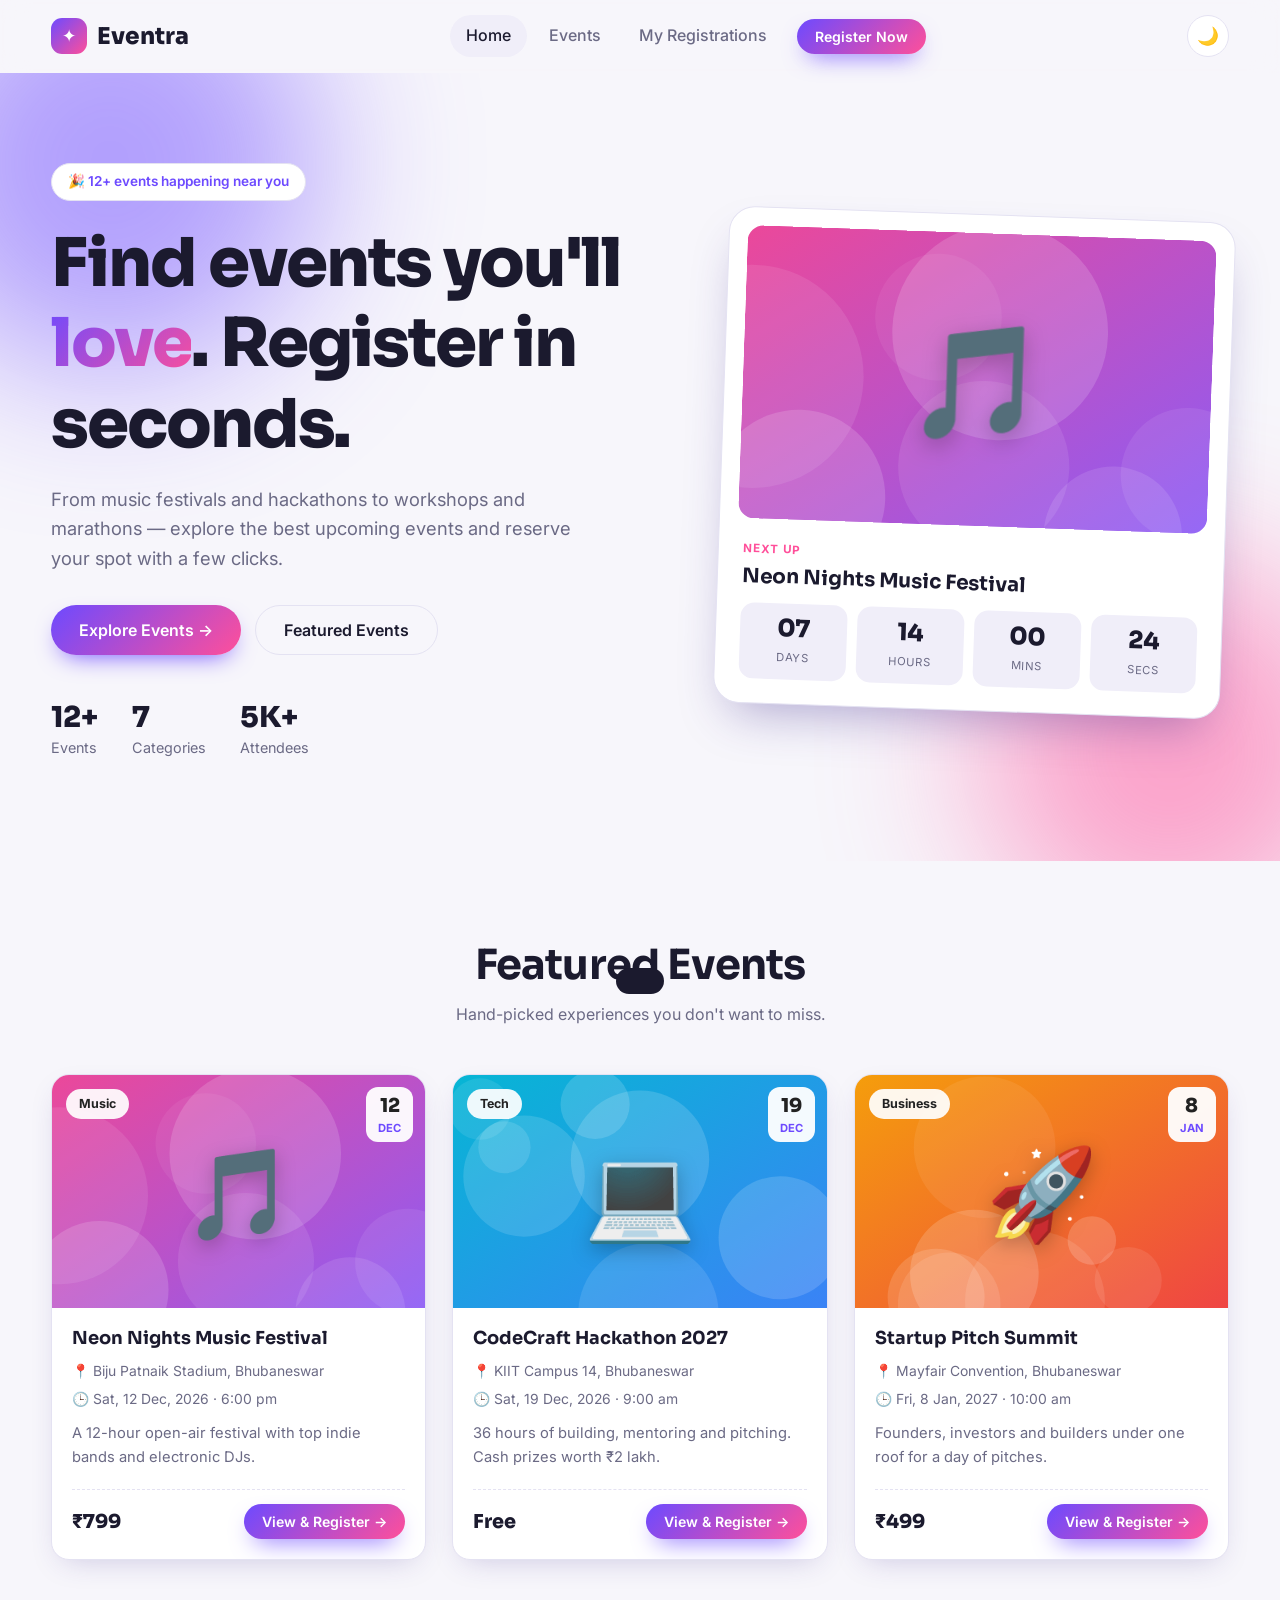
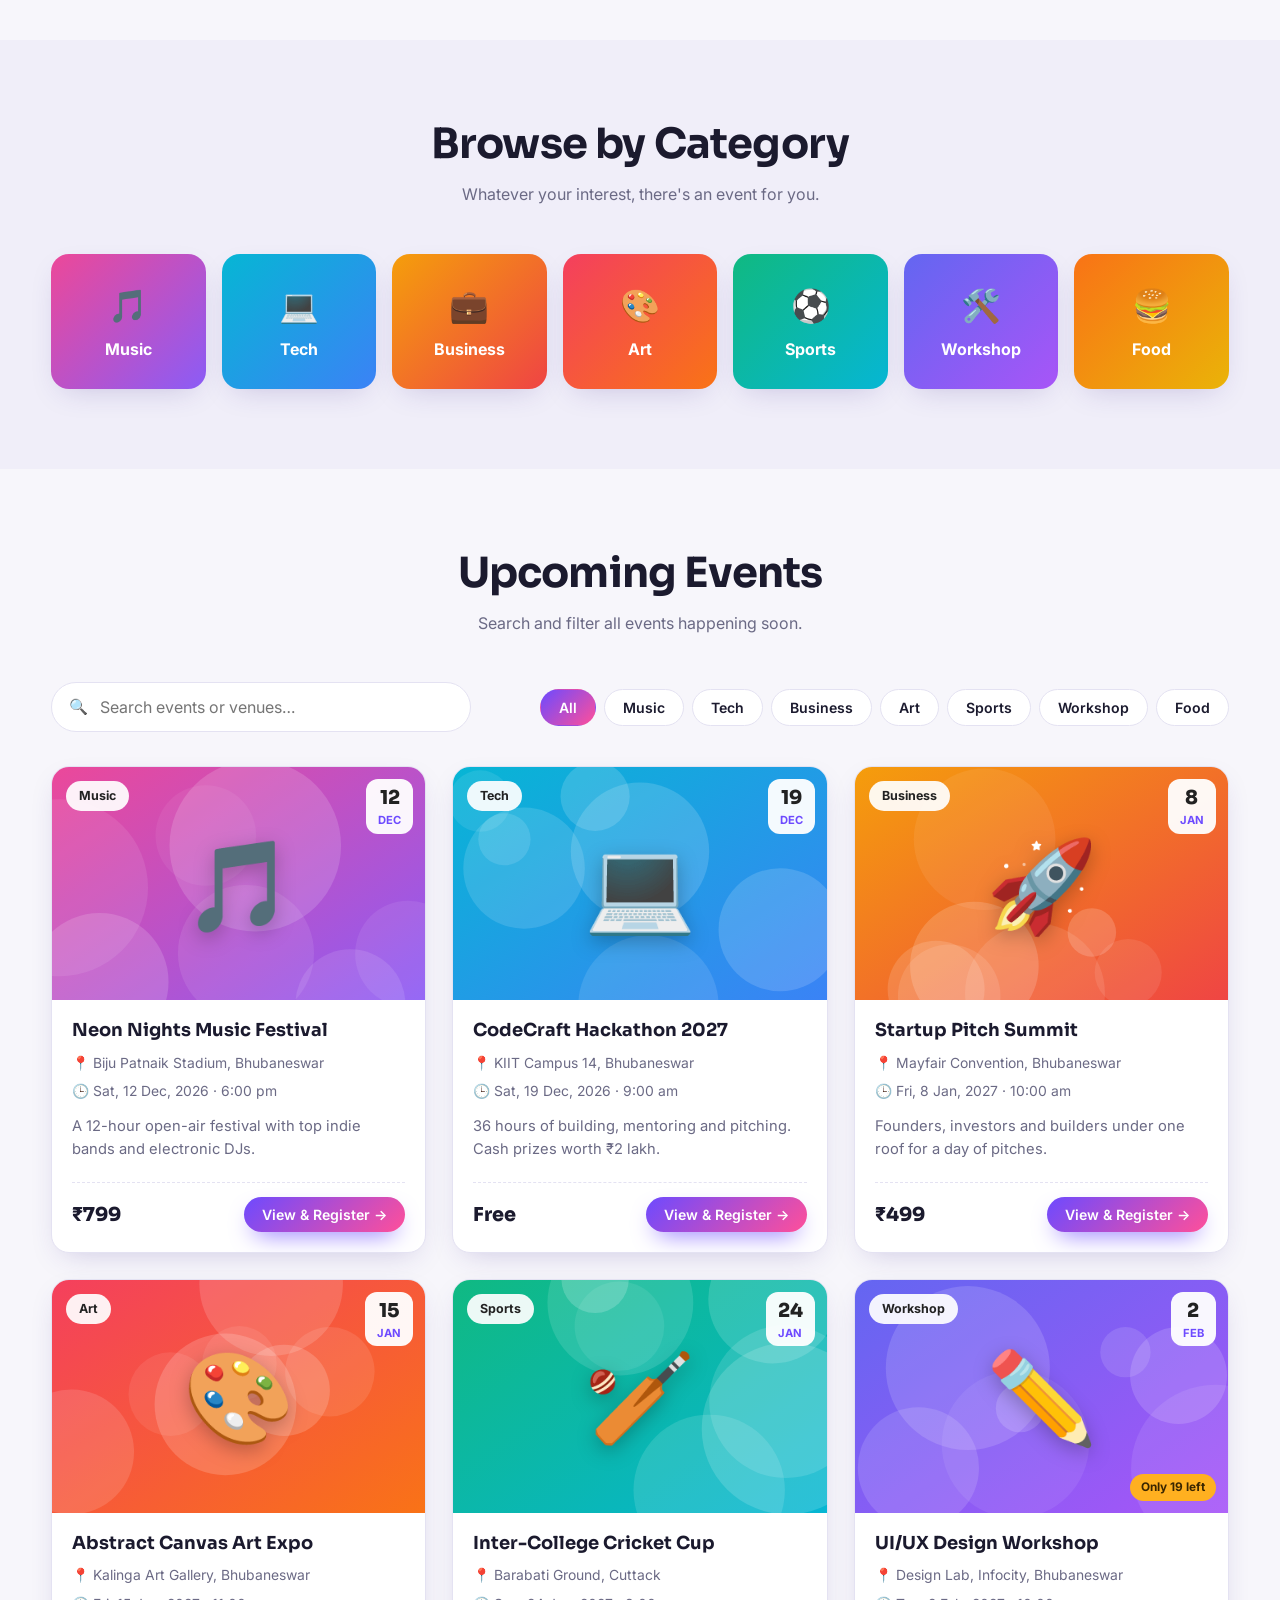
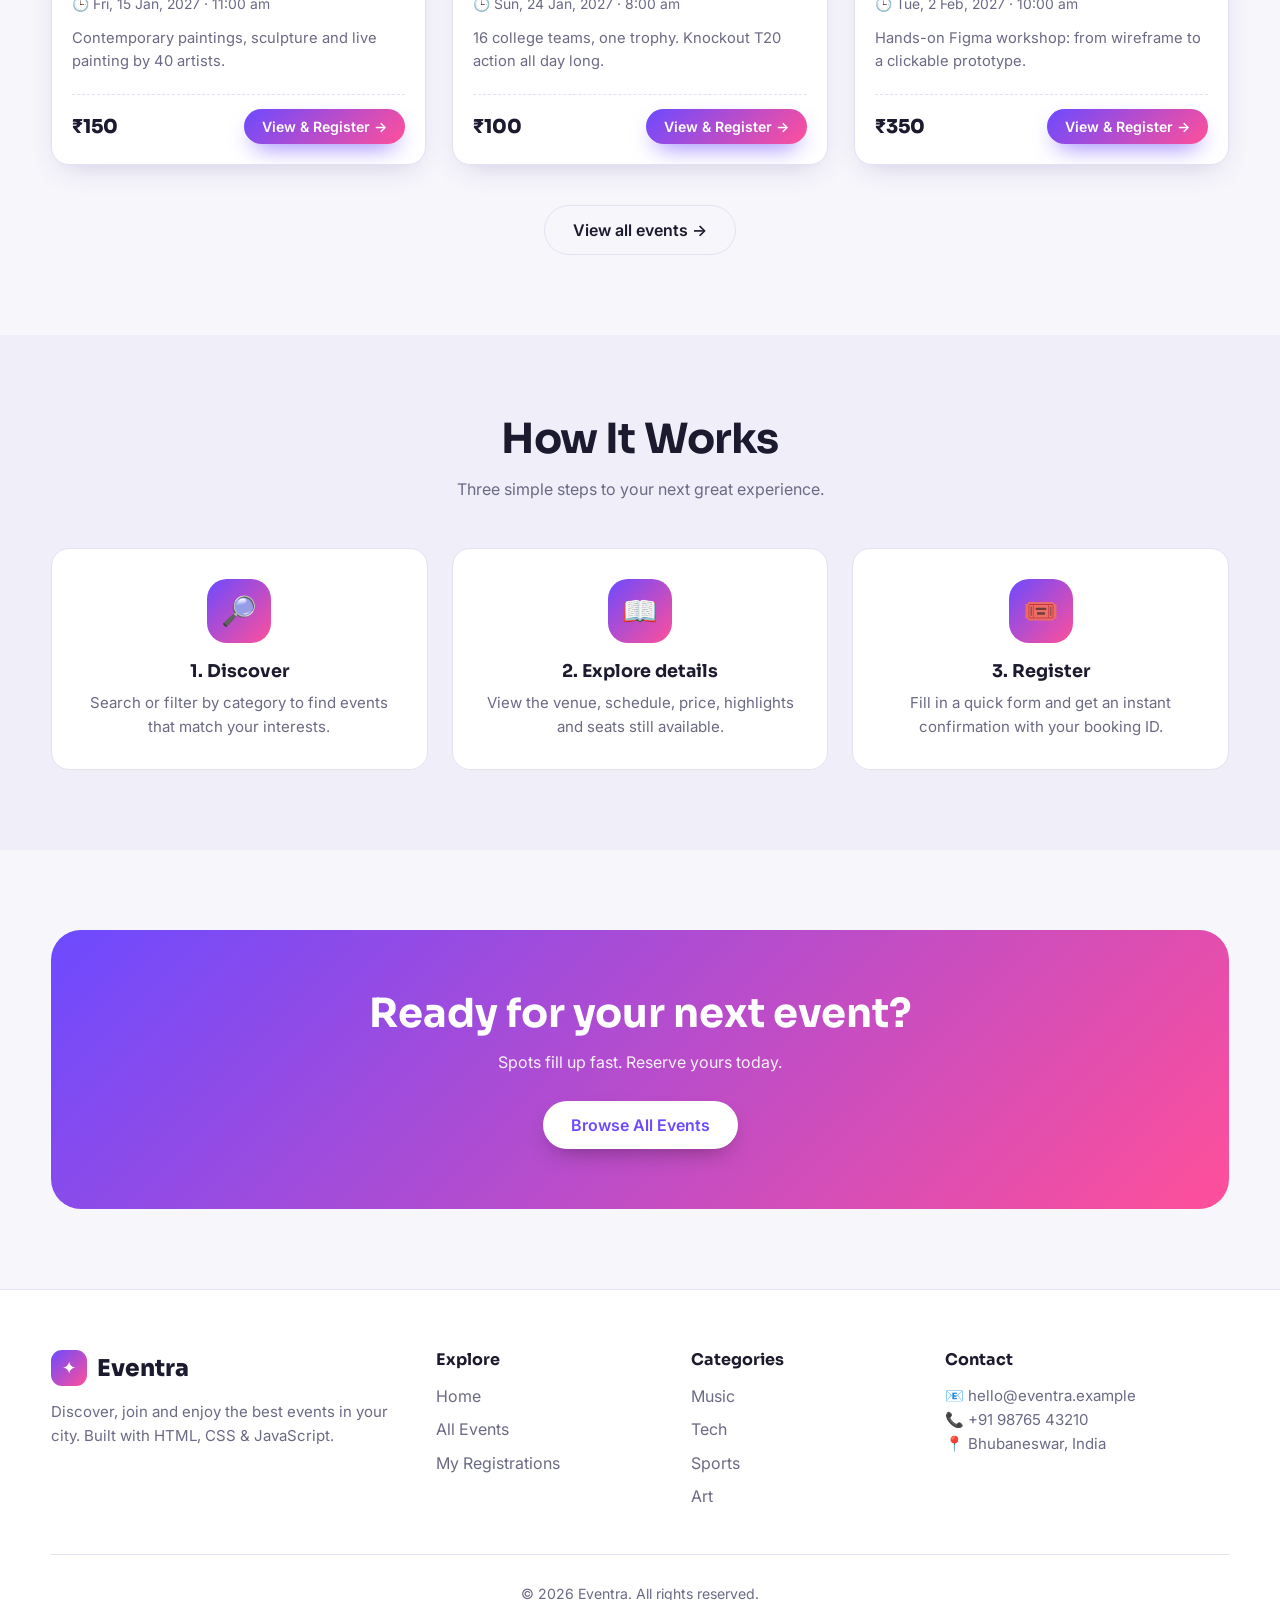
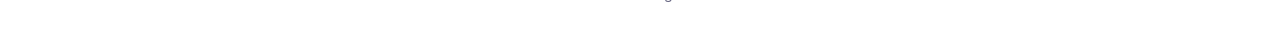
<file: index.html>
<!DOCTYPE html>
<html lang="en">
<head>
  <meta charset="UTF-8"><meta name="viewport" content="width=device-width, initial-scale=1.0">
  <title>Eventra — Discover & Register for Amazing Events</title>
  <meta name="description" content="Browse upcoming music, tech, sports, art and business events and register in seconds.">
  <link rel="preconnect" href="https://fonts.googleapis.com"><link rel="preconnect" href="https://fonts.gstatic.com" crossorigin>
  <link href="https://fonts.googleapis.com/css2?family=Inter:wght@400;500;600&family=Sora:wght@600;700;800&display=swap" rel="stylesheet">
  <link rel="stylesheet" href="css/style.css">
</head>
<body data-page="home">
  <main>
    <section class="hero"><div class="container hero-grid">
      <div>
        <span class="eyebrow">🎉 12+ events happening near you</span>
        <h1>Find events you'll <span class="grad-text">love</span>. Register in seconds.</h1>
        <p class="lead">From music festivals and hackathons to workshops and marathons — explore the best upcoming events and reserve your spot with a few clicks.</p>
        <div class="hero-actions"><a href="events.html" class="btn">Explore Events →</a><a href="#featured" class="btn btn-ghost">Featured Events</a></div>
        <div class="hero-stats"><div><b>12+</b><span>Events</span></div><div><b>7</b><span>Categories</span></div><div><b>5K+</b><span>Attendees</span></div></div>
      </div>
      <a href="#" id="nextCard" class="next-card" aria-label="Next upcoming event"></a>
    </div></section>

    <section id="featured"><div class="container">
      <div class="sec-head"><h2>Featured Events</h2><p>Hand-picked experiences you don't want to miss.</p></div>
      <div class="grid" id="featuredGrid"></div>
    </div></section>

    <section class="alt"><div class="container">
      <div class="sec-head"><h2>Browse by Category</h2><p>Whatever your interest, there's an event for you.</p></div>
      <div class="cat-grid" id="catGrid"></div>
    </div></section>

    <section><div class="container">
      <div class="sec-head"><h2>Upcoming Events</h2><p>Search and filter all events happening soon.</p></div>
      <div class="toolbar">
        <div class="search"><input id="search" type="search" placeholder="Search events or venues…" aria-label="Search events"></div>
        <div class="filters" id="filters" role="group" aria-label="Filter by category"></div>
      </div>
      <div class="grid" id="eventGrid"></div>
      <div style="text-align:center;margin-top:40px"><a href="events.html" class="btn btn-ghost">View all events →</a></div>
    </div></section>

    <section class="alt"><div class="container">
      <div class="sec-head"><h2>How It Works</h2><p>Three simple steps to your next great experience.</p></div>
      <div class="steps">
        <div class="step reveal"><div class="ico">🔎</div><h3>1. Discover</h3><p>Search or filter by category to find events that match your interests.</p></div>
        <div class="step reveal"><div class="ico">📖</div><h3>2. Explore details</h3><p>View the venue, schedule, price, highlights and seats still available.</p></div>
        <div class="step reveal"><div class="ico">🎟️</div><h3>3. Register</h3><p>Fill in a quick form and get an instant confirmation with your booking ID.</p></div>
      </div>
    </div></section>

    <section><div class="container"><div class="cta-band reveal">
      <h2>Ready for your next event?</h2><p>Spots fill up fast. Reserve yours today.</p><a href="events.html" class="btn">Browse All Events</a>
    </div></div></section>
  </main>
  <script src="js/data.js"></script><script src="js/main.js"></script><script src="js/home.js"></script>
</body>
</html>
</file>
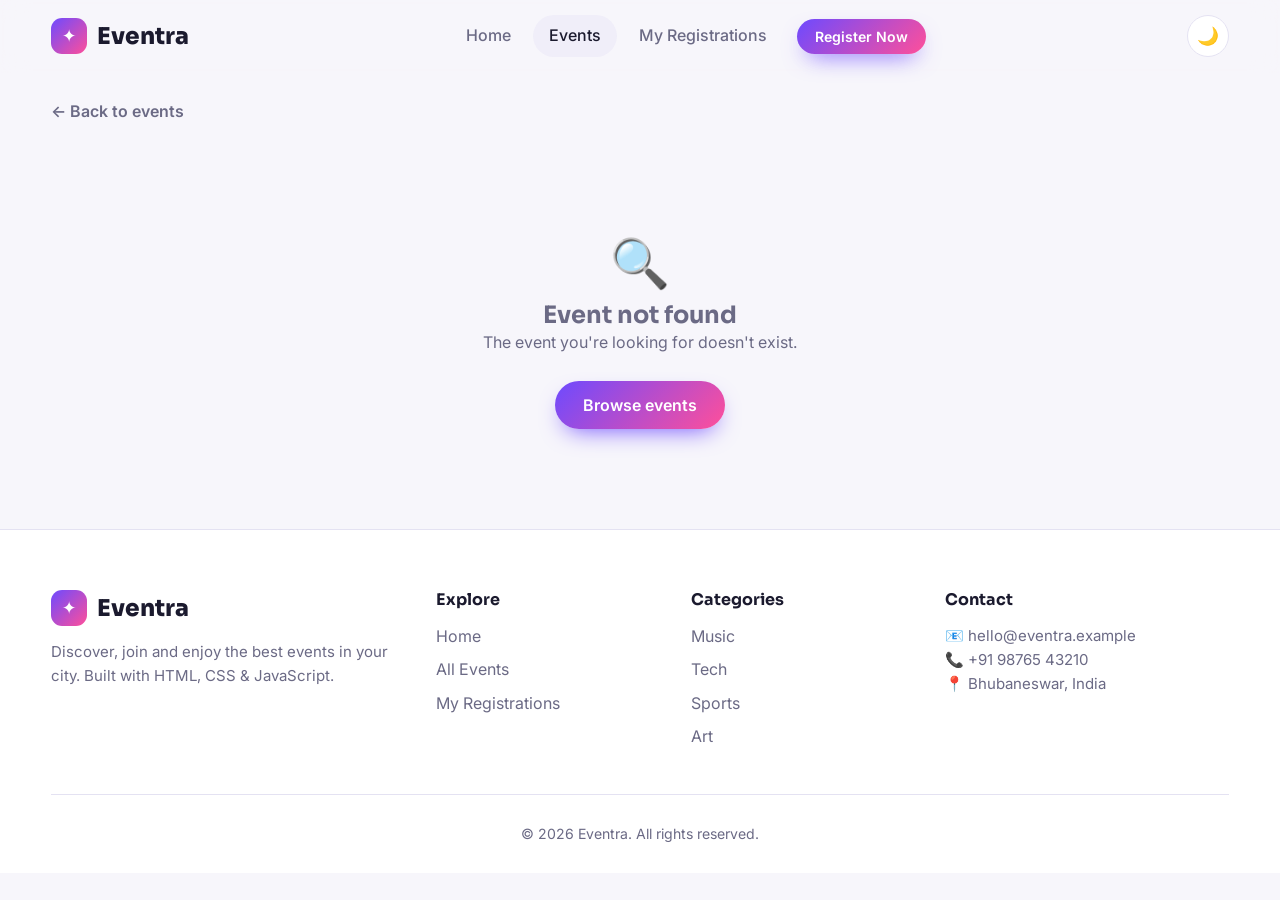
<file: event.html>
<!DOCTYPE html>
<html lang="en"><head>
  <meta charset="UTF-8"><meta name="viewport" content="width=device-width, initial-scale=1.0">
  <link rel="preconnect" href="https://fonts.googleapis.com"><link rel="preconnect" href="https://fonts.gstatic.com" crossorigin>
  <link href="https://fonts.googleapis.com/css2?family=Inter:wght@400;500;600&family=Sora:wght@600;700;800&display=swap" rel="stylesheet">
  <link rel="stylesheet" href="css/style.css">
  <title>Event Details — Eventra</title>
</head>
<body data-page="events">
  <main class="container">
    <a href="events.html" class="back">← Back to events</a>
    <div id="detailRoot"></div>
  </main>
  <script src="js/data.js"></script><script src="js/main.js"></script><script src="js/event.js"></script>
</body></html>
</file>
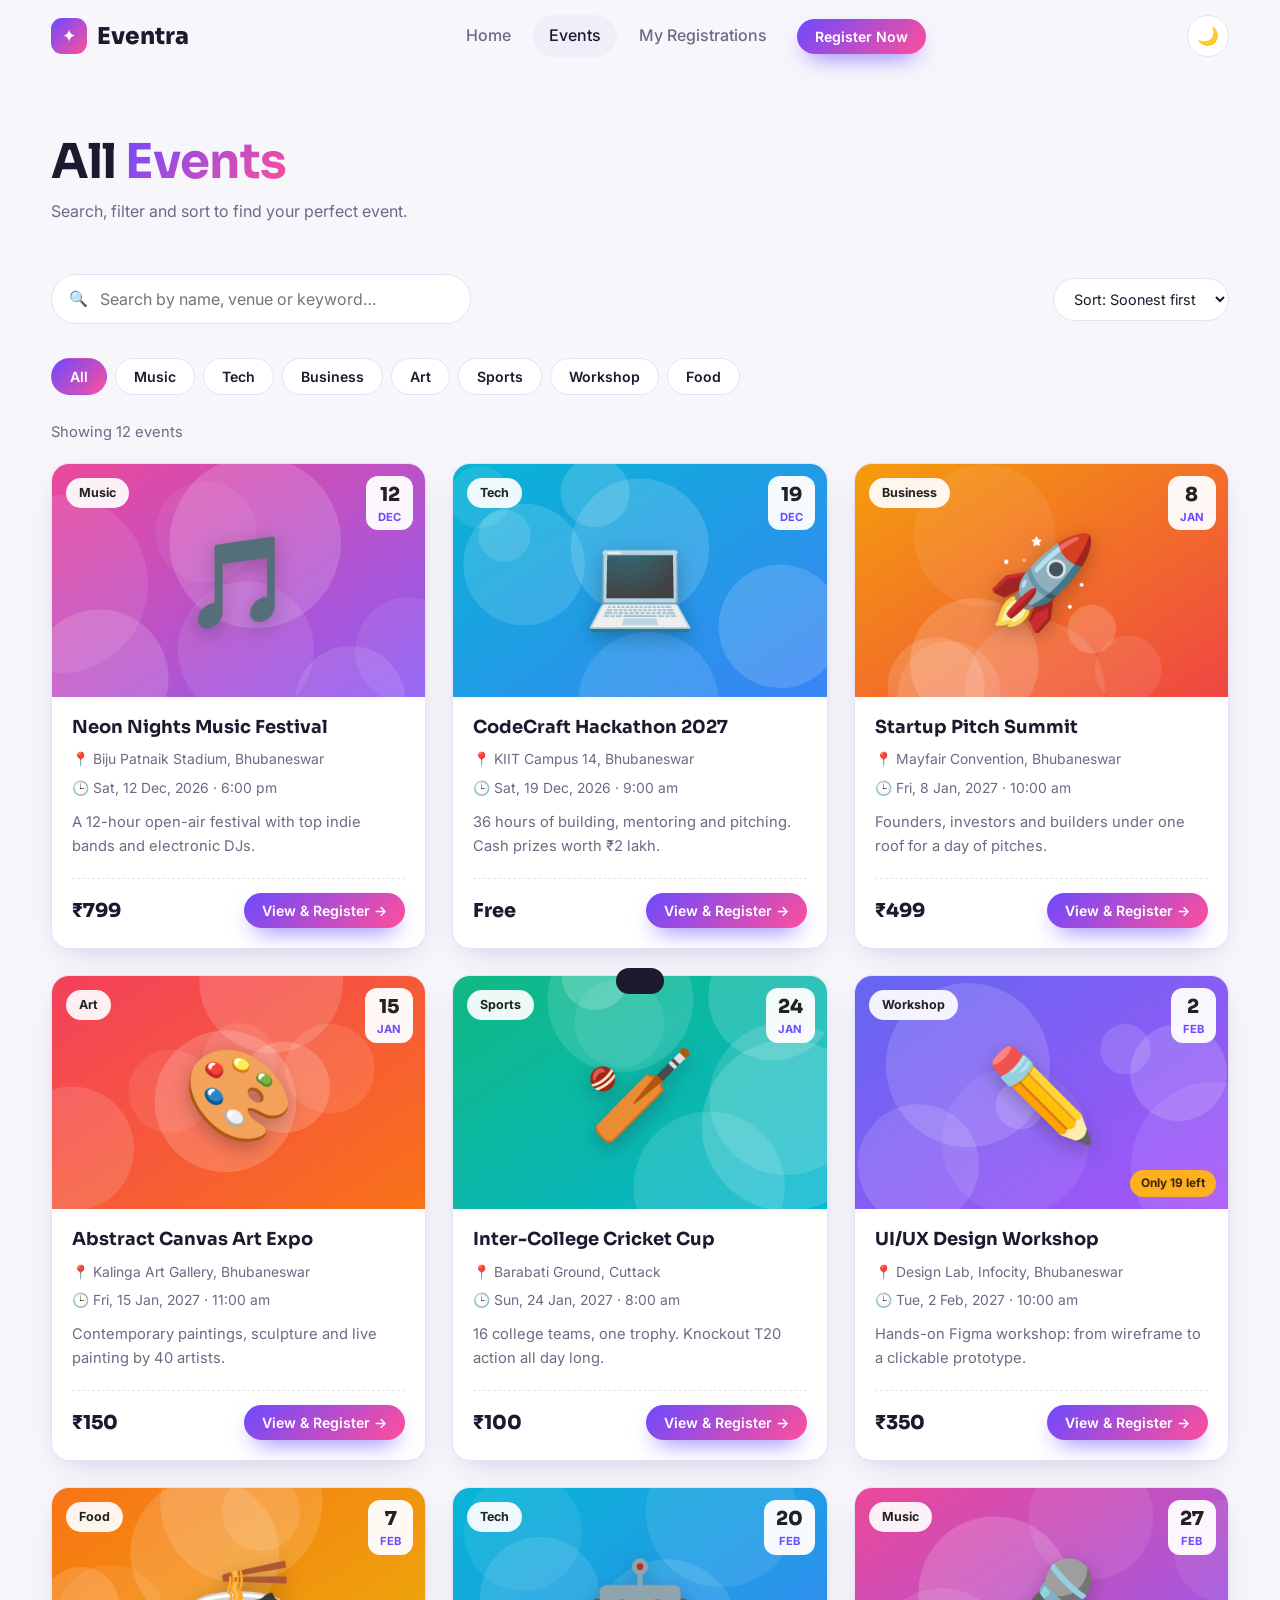
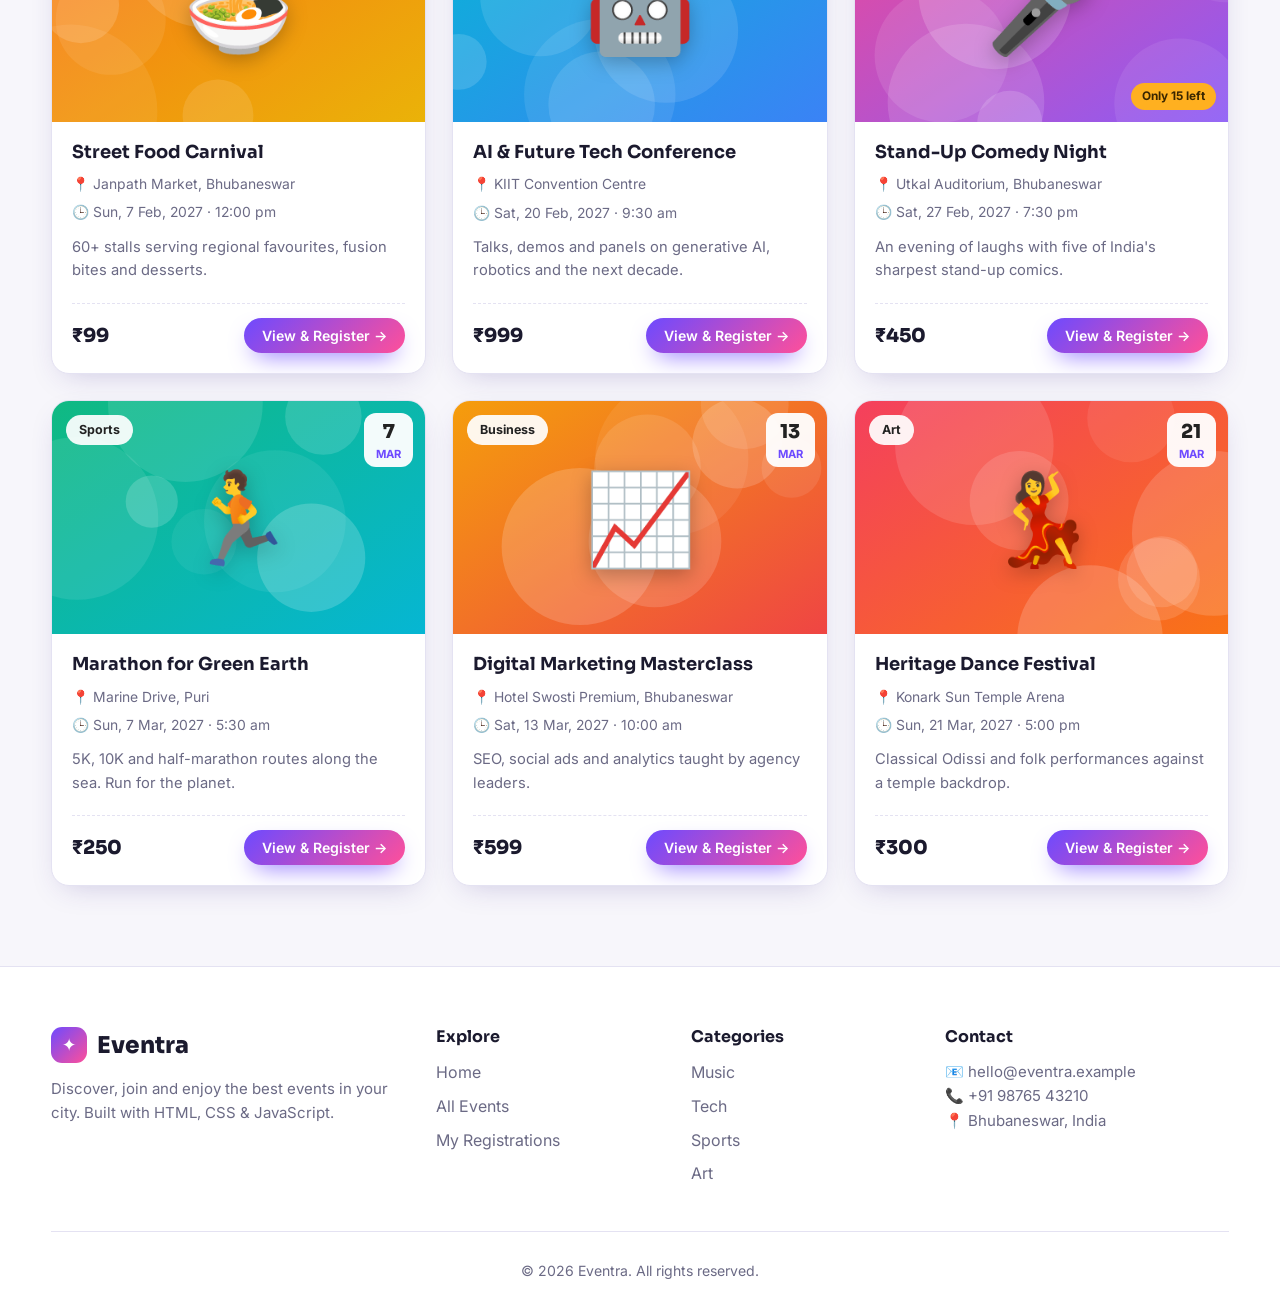
<file: events.html>
<!DOCTYPE html>
<html lang="en"><head>
  <meta charset="UTF-8"><meta name="viewport" content="width=device-width, initial-scale=1.0">
  <link rel="preconnect" href="https://fonts.googleapis.com"><link rel="preconnect" href="https://fonts.gstatic.com" crossorigin>
  <link href="https://fonts.googleapis.com/css2?family=Inter:wght@400;500;600&family=Sora:wght@600;700;800&display=swap" rel="stylesheet">
  <link rel="stylesheet" href="css/style.css">
  <title>All Events — Eventra</title>
</head>
<body data-page="events">
  <main>
    <div class="container page-banner"><h1>All <span class="grad-text">Events</span></h1><p>Search, filter and sort to find your perfect event.</p></div>
    <section style="padding-top:20px"><div class="container">
      <div class="toolbar">
        <div class="search"><input id="search" type="search" placeholder="Search by name, venue or keyword…" aria-label="Search events"></div>
        <select id="sort" class="sort" aria-label="Sort events">
          <option value="date">Sort: Soonest first</option><option value="priceLow">Price: Low to high</option><option value="priceHigh">Price: High to low</option><option value="name">Name: A–Z</option>
        </select>
      </div>
      <div class="filters" id="filters" role="group" aria-label="Filter by category" style="margin-bottom:26px"></div>
      <p class="result-count" id="count"></p>
      <div class="grid" id="eventGrid"></div>
    </div></section>
  </main>
  <script src="js/data.js"></script><script src="js/main.js"></script><script src="js/events.js"></script>
</body></html>
</file>
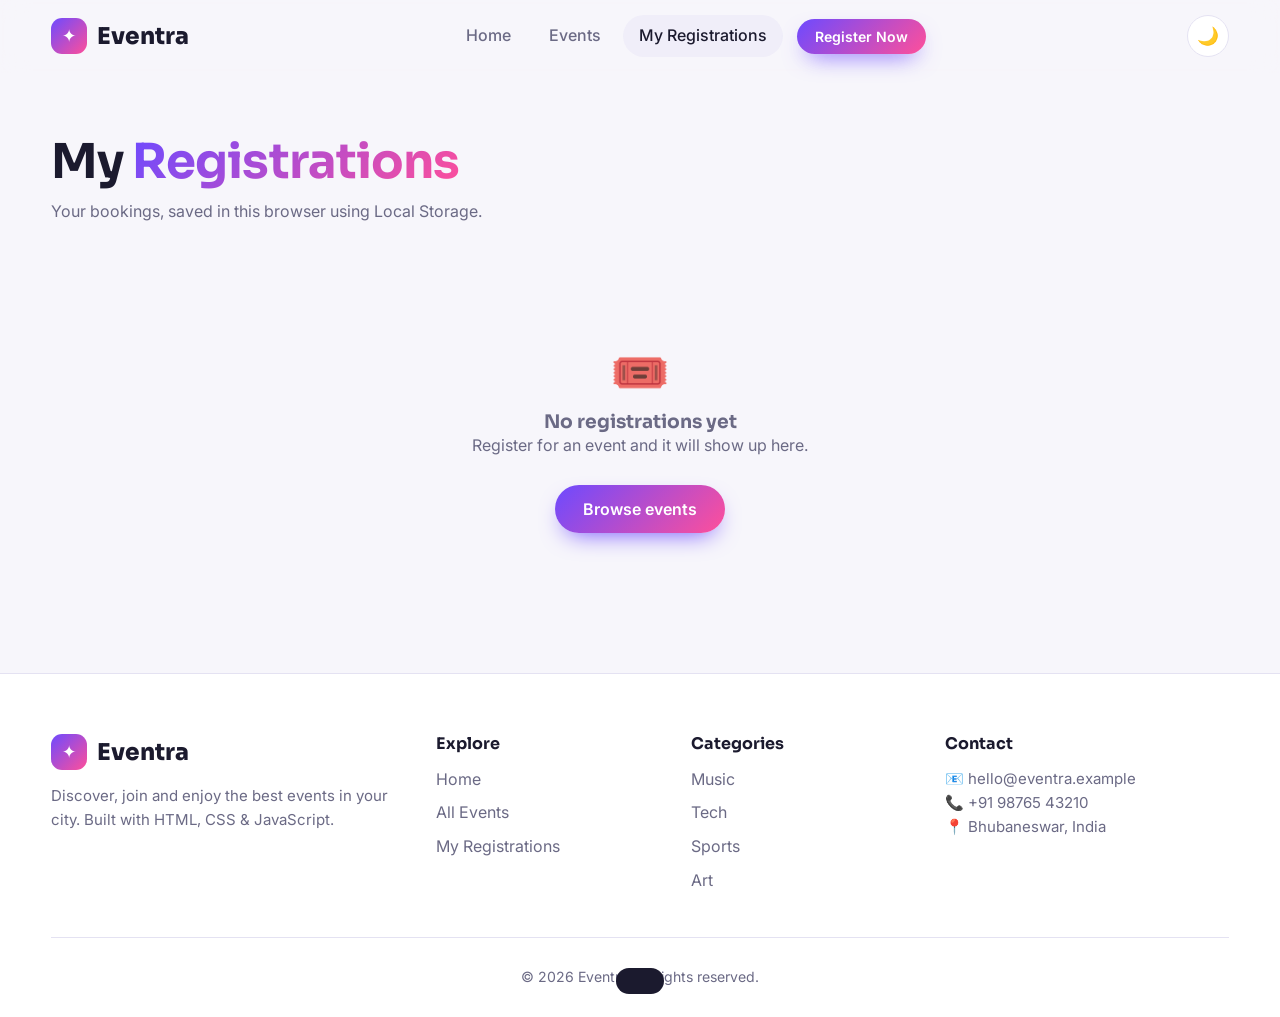
<file: registrations.html>
<!DOCTYPE html>
<html lang="en"><head>
  <meta charset="UTF-8"><meta name="viewport" content="width=device-width, initial-scale=1.0">
  <link rel="preconnect" href="https://fonts.googleapis.com"><link rel="preconnect" href="https://fonts.gstatic.com" crossorigin>
  <link href="https://fonts.googleapis.com/css2?family=Inter:wght@400;500;600&family=Sora:wght@600;700;800&display=swap" rel="stylesheet">
  <link rel="stylesheet" href="css/style.css">
  <title>My Registrations — Eventra</title>
</head>
<body data-page="regs">
  <main>
    <div class="container page-banner"><h1>My <span class="grad-text">Registrations</span></h1><p>Your bookings, saved in this browser using Local Storage.</p></div>
    <section style="padding-top:20px"><div class="container"><div class="reg-list" id="list"></div></div></section>
  </main>
  <script src="js/data.js"></script><script src="js/main.js"></script><script src="js/registrations.js"></script>
</body></html>
</file>
<file: css/style.css>
/* ===== Eventra — styles ===== */
:root {
  --bg: #f7f6fb; --surface: #ffffff; --surface-2: #f0eef9; --text: #1b1a2e; --muted: #6b6a85; --border: #e4e2f2;
  --primary: #6d4aff; --primary-2: #ff4f9a; --accent: #ffb020; --ok: #12b76a; --err: #e5484d;
  --grad: linear-gradient(135deg, #6d4aff 0%, #ff4f9a 100%);
  --shadow: 0 10px 30px -12px rgba(60, 40, 140, .25); --shadow-lg: 0 24px 50px -18px rgba(60, 40, 140, .4);
  --radius: 18px; --font: "Inter", system-ui, -apple-system, "Segoe UI", sans-serif; --head: "Sora", "Inter", system-ui, sans-serif;
}
[data-theme="dark"] {
  --bg: #0e0d1a; --surface: #181730; --surface-2: #211f3d; --text: #f1f0ff; --muted: #a09ec2; --border: #2c2a4d;
  --shadow: 0 10px 30px -12px rgba(0, 0, 0, .6); --shadow-lg: 0 24px 50px -18px rgba(0, 0, 0, .8);
}
*, *::before, *::after { box-sizing: border-box; margin: 0; }
html { scroll-behavior: smooth; }
body { font-family: var(--font); background: var(--bg); color: var(--text); line-height: 1.6; transition: background .3s, color .3s; -webkit-font-smoothing: antialiased; }
img { max-width: 100%; display: block; }
a { color: inherit; text-decoration: none; }
h1, h2, h3, h4 { font-family: var(--head); line-height: 1.2; }
.container { width: min(1180px, 92%); margin-inline: auto; }
section { padding: 80px 0; }
:focus-visible { outline: 3px solid var(--primary); outline-offset: 2px; border-radius: 6px; }

/* Buttons */
.btn { display: inline-flex; align-items: center; justify-content: center; gap: 8px; padding: 14px 28px; border: 0; border-radius: 999px; background: var(--grad); color: #fff; font: 600 1rem var(--font); cursor: pointer; box-shadow: 0 10px 24px -10px var(--primary); transition: transform .2s, box-shadow .2s, filter .2s; }
.btn:hover { transform: translateY(-2px); box-shadow: 0 16px 28px -10px var(--primary); filter: brightness(1.06); }
.btn:disabled { opacity: .55; cursor: not-allowed; transform: none; }
.btn-sm { padding: 9px 18px; font-size: .88rem; }
.btn-ghost { background: transparent; color: var(--text); border: 1.5px solid var(--border); box-shadow: none; }
.btn-ghost:hover { border-color: var(--primary); box-shadow: none; }
.btn-danger { background: transparent; color: var(--err); border: 1.5px solid var(--err); box-shadow: none; }
.icon-btn { width: 42px; height: 42px; border-radius: 50%; border: 1.5px solid var(--border); background: var(--surface); color: var(--text); font-size: 1.1rem; cursor: pointer; transition: transform .2s, border-color .2s; }
.icon-btn:hover { transform: rotate(15deg); border-color: var(--primary); }

/* Header */
.site-header { position: sticky; top: 0; z-index: 50; background: color-mix(in srgb, var(--bg) 82%, transparent); backdrop-filter: blur(14px); border-bottom: 1px solid transparent; transition: border-color .3s, box-shadow .3s; }
.site-header.scrolled { border-color: var(--border); box-shadow: var(--shadow); }
.nav { display: flex; align-items: center; justify-content: space-between; height: 72px; }
.logo { display: inline-flex; align-items: center; gap: 10px; font: 800 1.45rem var(--head); }
.logo-mark { display: grid; place-items: center; width: 36px; height: 36px; border-radius: 11px; background: var(--grad); color: #fff; font-size: 1.1rem; }
.nav-links { display: flex; align-items: center; gap: 6px; }
.nav-links a:not(.btn) { padding: 8px 16px; border-radius: 999px; font-weight: 500; color: var(--muted); transition: .2s; }
.nav-links a:not(.btn):hover, .nav-links a.active { color: var(--text); background: var(--surface-2); }
.nav-cta { margin-left: 8px; }
.nav-actions { display: flex; gap: 10px; }
.menu-btn { display: none; }

/* Hero */
.hero { position: relative; overflow: hidden; padding: 90px 0 100px; }
.hero::before, .hero::after { content: ""; position: absolute; border-radius: 50%; filter: blur(80px); opacity: .5; z-index: -1; animation: float 12s ease-in-out infinite; }
.hero::before { width: 420px; height: 420px; background: #6d4aff; top: -120px; left: -100px; }
.hero::after { width: 380px; height: 380px; background: #ff4f9a; right: -80px; bottom: -80px; animation-delay: -6s; }
@keyframes float { 50% { transform: translate(30px, 40px) scale(1.1); } }
.hero-grid { display: grid; grid-template-columns: 1.1fr .9fr; gap: 50px; align-items: center; }
.eyebrow { display: inline-block; padding: 7px 16px; border-radius: 999px; background: var(--surface); border: 1px solid var(--border); font-size: .85rem; font-weight: 600; color: var(--primary); margin-bottom: 22px; }
.hero h1 { font-size: clamp(2.3rem, 5.4vw, 4.2rem); font-weight: 800; letter-spacing: -.03em; margin-bottom: 20px; }
.grad-text { background: var(--grad); -webkit-background-clip: text; background-clip: text; color: transparent; }
.hero p.lead { font-size: 1.15rem; color: var(--muted); max-width: 520px; margin-bottom: 32px; }
.hero-actions { display: flex; flex-wrap: wrap; gap: 14px; }
.hero-stats { display: flex; gap: 34px; margin-top: 44px; flex-wrap: wrap; }
.hero-stats b { display: block; font: 800 1.8rem var(--head); }
.hero-stats span { color: var(--muted); font-size: .9rem; }
.next-card { background: var(--surface); border: 1px solid var(--border); border-radius: 26px; padding: 18px; box-shadow: var(--shadow-lg); transform: rotate(2deg); transition: transform .4s; }
.next-card:hover { transform: rotate(0) translateY(-6px); }
.next-card img { border-radius: 16px; width: 100%; aspect-ratio: 16/10; object-fit: cover; }
.next-card .nc-body { padding: 16px 6px 6px; }
.next-card small { color: var(--primary-2); font-weight: 700; text-transform: uppercase; letter-spacing: .08em; font-size: .72rem; }
.next-card h3 { margin: 4px 0 14px; font-size: 1.25rem; }
.countdown { display: grid; grid-template-columns: repeat(4, 1fr); gap: 10px; }
.cd-box { background: var(--surface-2); border-radius: 14px; padding: 10px 4px; text-align: center; }
.cd-box b { display: block; font: 800 1.5rem var(--head); }
.cd-box span { font-size: .7rem; color: var(--muted); text-transform: uppercase; letter-spacing: .06em; }

/* Section headings */
.sec-head { text-align: center; max-width: 620px; margin: 0 auto 46px; }
.sec-head h2 { font-size: clamp(1.8rem, 3.4vw, 2.6rem); margin-bottom: 12px; letter-spacing: -.02em; }
.sec-head p { color: var(--muted); }
.sec-head.left { text-align: left; margin-left: 0; }

/* Cards */
.grid { display: grid; grid-template-columns: repeat(auto-fill, minmax(290px, 1fr)); gap: 26px; }
.card { background: var(--surface); border: 1px solid var(--border); border-radius: var(--radius); overflow: hidden; display: flex; flex-direction: column; box-shadow: var(--shadow); transition: transform .3s, box-shadow .3s; }
.card:hover { transform: translateY(-8px); box-shadow: var(--shadow-lg); }
.card-img { position: relative; display: block; aspect-ratio: 16/10; overflow: hidden; }
.card-img img { width: 100%; height: 100%; object-fit: cover; transition: transform .5s; }
.card:hover .card-img img { transform: scale(1.08); }
.chip { position: absolute; top: 14px; left: 14px; padding: 5px 13px; border-radius: 999px; background: rgba(255,255,255,.92); color: #222; font-size: .78rem; font-weight: 700; }
.badge { position: absolute; bottom: 12px; right: 12px; padding: 4px 11px; border-radius: 999px; font-size: .74rem; font-weight: 700; color: #fff; }
.badge-low { background: var(--accent); color: #3a2600; } .badge-sold { background: var(--err); }
.date-tile { position: absolute; top: 12px; right: 12px; background: rgba(255,255,255,.95); color: #222; border-radius: 12px; padding: 6px 12px; text-align: center; line-height: 1.1; }
.date-tile b { display: block; font: 800 1.2rem var(--head); } .date-tile span { font-size: .7rem; text-transform: uppercase; font-weight: 700; color: var(--primary); }
.card-body { padding: 20px; display: flex; flex-direction: column; gap: 6px; flex: 1; }
.card-body h3 { font-size: 1.12rem; margin-bottom: 4px; } .card-body h3 a:hover { color: var(--primary); }
.meta { font-size: .87rem; color: var(--muted); }
.desc { font-size: .92rem; color: var(--muted); margin-top: 6px; flex: 1; }
.card-foot { display: flex; align-items: center; justify-content: space-between; margin-top: 14px; padding-top: 14px; border-top: 1px dashed var(--border); }
.price { font: 800 1.2rem var(--head); }

/* Filters */
.toolbar { display: flex; flex-wrap: wrap; gap: 16px; align-items: center; justify-content: space-between; margin-bottom: 34px; }
.search { position: relative; flex: 1 1 280px; max-width: 420px; }
.search input { width: 100%; padding: 14px 20px 14px 48px; border-radius: 999px; border: 1.5px solid var(--border); background: var(--surface); color: var(--text); font: 1rem var(--font); transition: .2s; }
.search input:focus { outline: none; border-color: var(--primary); box-shadow: 0 0 0 4px color-mix(in srgb, var(--primary) 18%, transparent); }
.search::before { content: "🔍"; position: absolute; left: 18px; top: 50%; transform: translateY(-50%); font-size: .95rem; }
.filters { display: flex; gap: 8px; flex-wrap: wrap; }
.filter-btn { padding: 9px 18px; border-radius: 999px; border: 1.5px solid var(--border); background: var(--surface); color: var(--text); font: 600 .88rem var(--font); cursor: pointer; transition: .2s; }
.filter-btn:hover { border-color: var(--primary); }
.filter-btn.active { background: var(--grad); color: #fff; border-color: transparent; }
.sort { padding: 11px 16px; border-radius: 999px; border: 1.5px solid var(--border); background: var(--surface); color: var(--text); font: .9rem var(--font); }
.empty { text-align: center; padding: 60px 20px; color: var(--muted); grid-column: 1 / -1; }
.empty b { display: block; font-size: 3rem; }
.result-count { color: var(--muted); margin-bottom: 18px; font-size: .92rem; }

/* How it works / features */
.steps { display: grid; grid-template-columns: repeat(auto-fit, minmax(230px, 1fr)); gap: 24px; }
.step { background: var(--surface); border: 1px solid var(--border); border-radius: var(--radius); padding: 30px 26px; text-align: center; transition: .3s; }
.step:hover { transform: translateY(-6px); box-shadow: var(--shadow); }
.step .ico { width: 64px; height: 64px; margin: 0 auto 18px; display: grid; place-items: center; font-size: 1.8rem; border-radius: 20px; background: var(--grad); }
.step h3 { margin-bottom: 8px; font-size: 1.1rem; } .step p { color: var(--muted); font-size: .94rem; }
.cat-grid { display: grid; grid-template-columns: repeat(auto-fit, minmax(150px, 1fr)); gap: 16px; }
.cat { padding: 26px 16px; border-radius: var(--radius); text-align: center; color: #fff; font-weight: 700; transition: transform .3s; box-shadow: var(--shadow); }
.cat:hover { transform: translateY(-6px) scale(1.03); } .cat span { display: block; font-size: 2rem; margin-bottom: 6px; }
.cta-band { background: var(--grad); border-radius: 30px; color: #fff; text-align: center; padding: 60px 24px; position: relative; overflow: hidden; }
.cta-band h2 { font-size: clamp(1.7rem, 3.4vw, 2.5rem); margin-bottom: 12px; } .cta-band p { opacity: .92; margin-bottom: 26px; }
.cta-band .btn { background: #fff; color: var(--primary); box-shadow: 0 10px 24px -10px rgba(0,0,0,.4); }
.alt { background: var(--surface-2); }

/* Page banner */
.page-banner { padding: 60px 0 30px; } .page-banner h1 { font-size: clamp(2rem, 4.5vw, 3rem); letter-spacing: -.02em; } .page-banner p { color: var(--muted); margin-top: 8px; }

/* Event detail */
.detail { display: grid; grid-template-columns: 1.4fr 1fr; gap: 40px; padding: 30px 0 80px; align-items: start; }
.back { display: inline-block; margin: 26px 0 0; color: var(--muted); font-weight: 600; } .back:hover { color: var(--primary); }
.detail-hero { border-radius: 26px; overflow: hidden; box-shadow: var(--shadow-lg); } .detail-hero img { width: 100%; aspect-ratio: 16/9; object-fit: cover; }
.detail h1 { font-size: clamp(1.8rem, 3.6vw, 2.6rem); margin: 24px 0 14px; letter-spacing: -.02em; }
.info-grid { display: grid; grid-template-columns: repeat(auto-fit, minmax(200px, 1fr)); gap: 14px; margin: 22px 0; }
.info { display: flex; gap: 14px; align-items: center; padding: 16px; border-radius: 16px; background: var(--surface); border: 1px solid var(--border); }
.info .i { width: 44px; height: 44px; flex: none; display: grid; place-items: center; border-radius: 13px; background: var(--surface-2); font-size: 1.2rem; }
.info small { color: var(--muted); display: block; font-size: .78rem; } .info b { font-size: .95rem; }
.detail h2 { font-size: 1.3rem; margin: 30px 0 12px; } .detail p.long { color: var(--muted); }
.highlights { list-style: none; padding: 0; display: grid; gap: 10px; }
.highlights li { padding-left: 32px; position: relative; } .highlights li::before { content: "✓"; position: absolute; left: 0; top: 1px; width: 22px; height: 22px; display: grid; place-items: center; border-radius: 50%; background: var(--grad); color: #fff; font-size: .75rem; }
.side { position: sticky; top: 96px; display: grid; gap: 20px; }
.panel { background: var(--surface); border: 1px solid var(--border); border-radius: 24px; padding: 28px; box-shadow: var(--shadow); }
.panel h3 { margin-bottom: 4px; font-size: 1.3rem; } .panel .sub { color: var(--muted); font-size: .9rem; margin-bottom: 18px; }
.seats { margin: 14px 0 4px; } .bar { height: 8px; border-radius: 99px; background: var(--surface-2); overflow: hidden; margin-top: 6px; } .bar i { display: block; height: 100%; background: var(--grad); border-radius: 99px; transition: width .6s; }
.seats small { color: var(--muted); }

/* Form */
.field { margin-bottom: 16px; } .field label { display: block; font-weight: 600; font-size: .88rem; margin-bottom: 6px; }
.field input, .field select, .field textarea { width: 100%; padding: 13px 16px; border-radius: 12px; border: 1.5px solid var(--border); background: var(--bg); color: var(--text); font: 1rem var(--font); transition: .2s; }
.field input:focus, .field select:focus, .field textarea:focus { outline: none; border-color: var(--primary); box-shadow: 0 0 0 4px color-mix(in srgb, var(--primary) 18%, transparent); }
.field.invalid input, .field.invalid select { border-color: var(--err); } .field.valid input, .field.valid select { border-color: var(--ok); }
.error { display: none; color: var(--err); font-size: .8rem; margin-top: 5px; } .field.invalid .error { display: block; animation: shake .3s; }
@keyframes shake { 25% { transform: translateX(-4px); } 75% { transform: translateX(4px); } }
.check { display: flex; gap: 10px; align-items: flex-start; font-size: .88rem; color: var(--muted); margin-bottom: 18px; } .check input { margin-top: 4px; accent-color: var(--primary); }
.total { display: flex; justify-content: space-between; padding: 14px 0; margin-bottom: 14px; border-top: 1px dashed var(--border); font-weight: 700; }
.form-row { display: grid; grid-template-columns: 1fr 1fr; gap: 14px; } .btn-block { width: 100%; }

/* Success / modal */
.success { text-align: center; animation: pop .5s; } @keyframes pop { from { opacity: 0; transform: scale(.9); } }
.tick { width: 84px; height: 84px; margin: 0 auto 18px; border-radius: 50%; background: var(--ok); color: #fff; display: grid; place-items: center; font-size: 2.6rem; box-shadow: 0 0 0 10px color-mix(in srgb, var(--ok) 20%, transparent); }
.ticket { margin: 20px 0; padding: 18px; text-align: left; border-radius: 16px; background: var(--surface-2); border: 1px dashed var(--primary); font-size: .92rem; }
.ticket div { display: flex; justify-content: space-between; gap: 12px; padding: 4px 0; } .ticket span { color: var(--muted); }

/* Registrations */
.reg-list { display: grid; gap: 18px; }
.reg { display: grid; grid-template-columns: 160px 1fr auto; gap: 22px; align-items: center; background: var(--surface); border: 1px solid var(--border); border-radius: var(--radius); padding: 16px; box-shadow: var(--shadow); }
.reg img { border-radius: 12px; aspect-ratio: 16/10; object-fit: cover; width: 100%; } .reg h3 { font-size: 1.1rem; margin-bottom: 4px; }
.reg .code { display: inline-block; margin-top: 8px; padding: 3px 12px; border-radius: 99px; background: var(--surface-2); font: 700 .8rem monospace; color: var(--primary); }

/* Footer + toast */
.site-footer { background: var(--surface); border-top: 1px solid var(--border); padding-top: 60px; }
.foot-grid { display: grid; grid-template-columns: 1.6fr 1fr 1fr 1.3fr; gap: 36px; }
.foot-grid h4 { margin-bottom: 14px; } .foot-grid a:not(.logo) { display: block; color: var(--muted); margin-bottom: 8px; } .foot-grid a:not(.logo):hover { color: var(--primary); }
.foot-grid p { color: var(--muted); margin-top: 14px; font-size: .94rem; }
.copy { padding: 28px 0; margin-top: 36px; border-top: 1px solid var(--border); color: var(--muted); text-align: center; font-size: .88rem; }
.toast { position: fixed; bottom: 26px; left: 50%; transform: translate(-50%, 120px); background: var(--text); color: var(--bg); padding: 13px 24px; border-radius: 999px; font-weight: 600; z-index: 99; transition: transform .4s; box-shadow: var(--shadow-lg); }
.toast.show { transform: translate(-50%, 0); }

/* Reveal animation */
.reveal { opacity: 0; transform: translateY(28px); transition: opacity .6s, transform .6s; } .reveal.in { opacity: 1; transform: none; }
.card.reveal.in:hover { transform: translateY(-8px); }
@media (prefers-reduced-motion: reduce) { * { animation: none !important; transition: none !important; } .reveal { opacity: 1; transform: none; } }

/* Responsive */
@media (max-width: 980px) {
  .hero-grid, .detail { grid-template-columns: 1fr; } .next-card { max-width: 460px; transform: none; } .side { position: static; }
  .foot-grid { grid-template-columns: 1fr 1fr; }
}
@media (max-width: 760px) {
  section { padding: 56px 0; } .hero { padding: 50px 0 60px; } .menu-btn { display: block; }
  .nav-links { position: absolute; top: 72px; left: 0; right: 0; flex-direction: column; align-items: stretch; padding: 16px 4%; background: var(--surface); border-bottom: 1px solid var(--border); box-shadow: var(--shadow); max-height: 0; overflow: hidden; padding-block: 0; opacity: 0; transition: .3s; }
  .nav-links.open { max-height: 400px; padding-block: 16px; opacity: 1; } .nav-links a:not(.btn) { padding: 12px 16px; } .nav-cta { margin: 8px 0 0; }
  .reg { grid-template-columns: 1fr; } .form-row { grid-template-columns: 1fr; } .foot-grid { grid-template-columns: 1fr; }
  .toolbar { flex-direction: column; align-items: stretch; } .search { max-width: none; }
}
</file>
